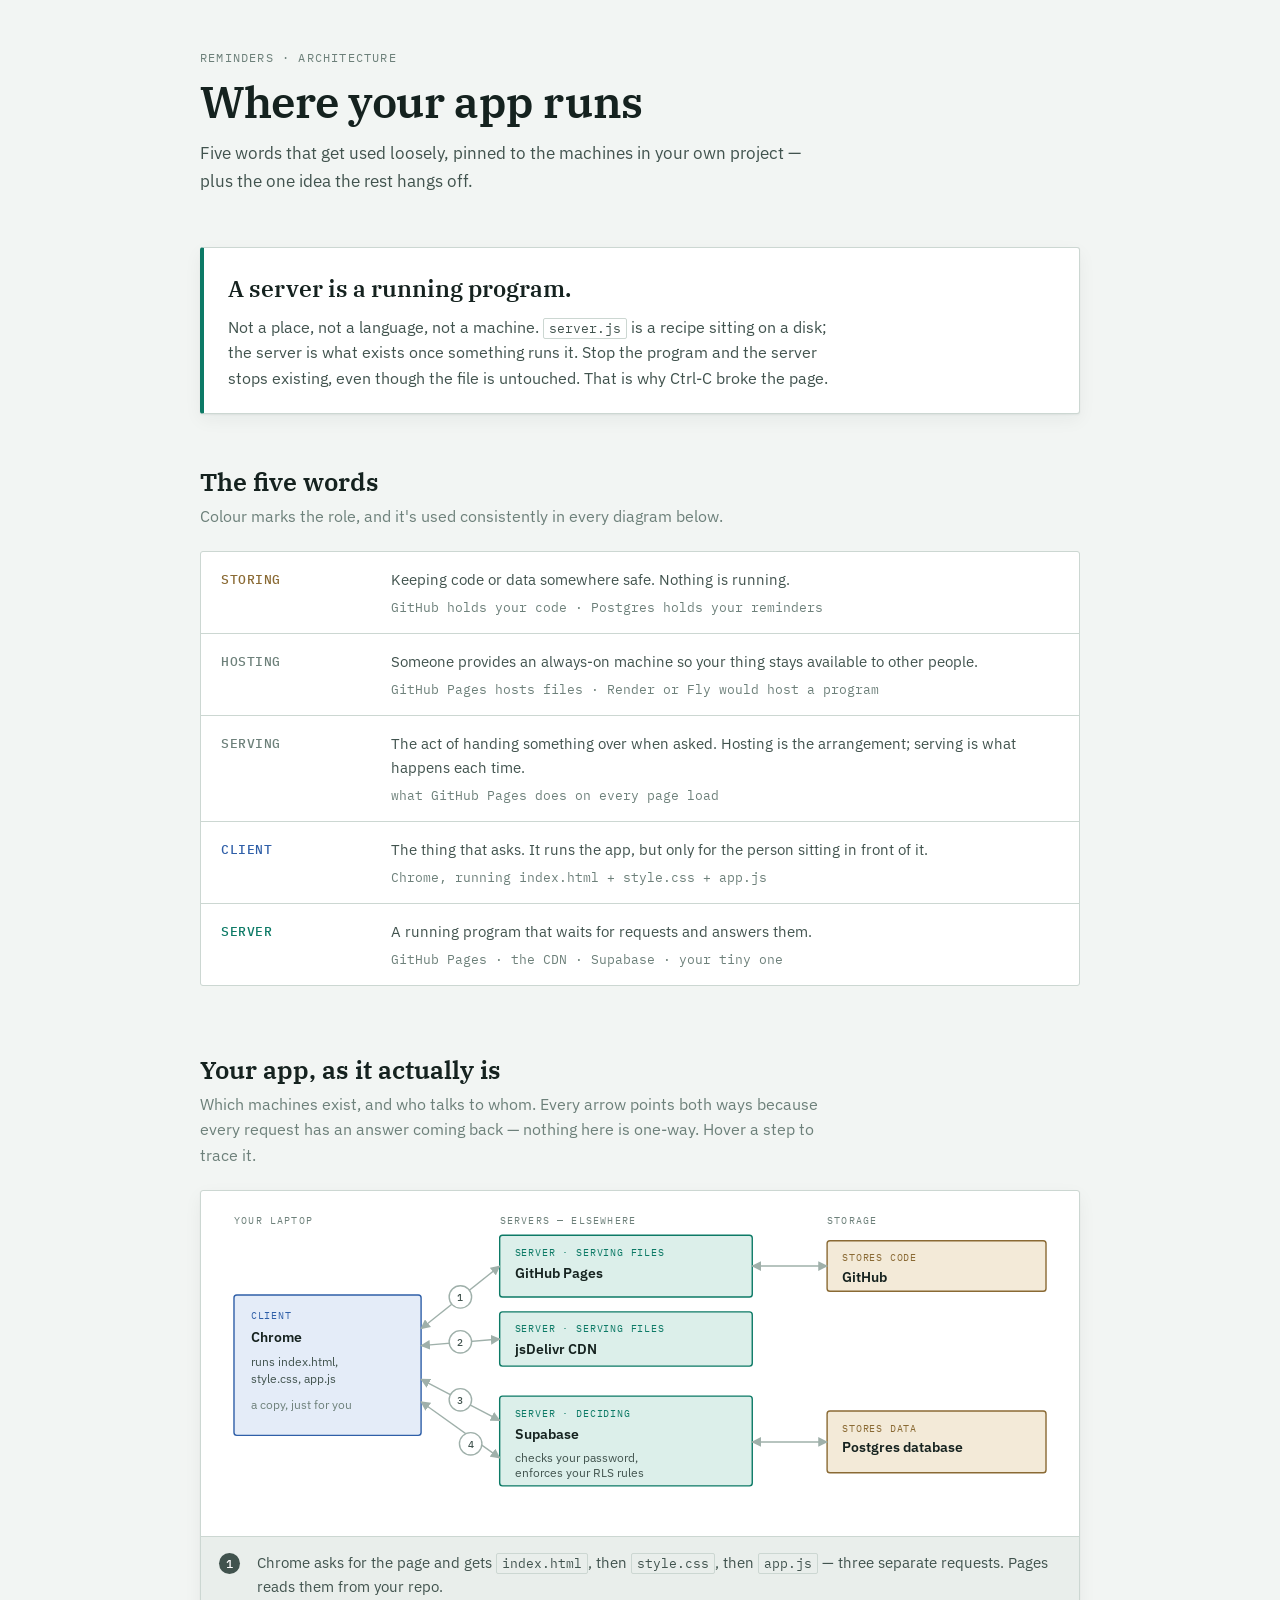
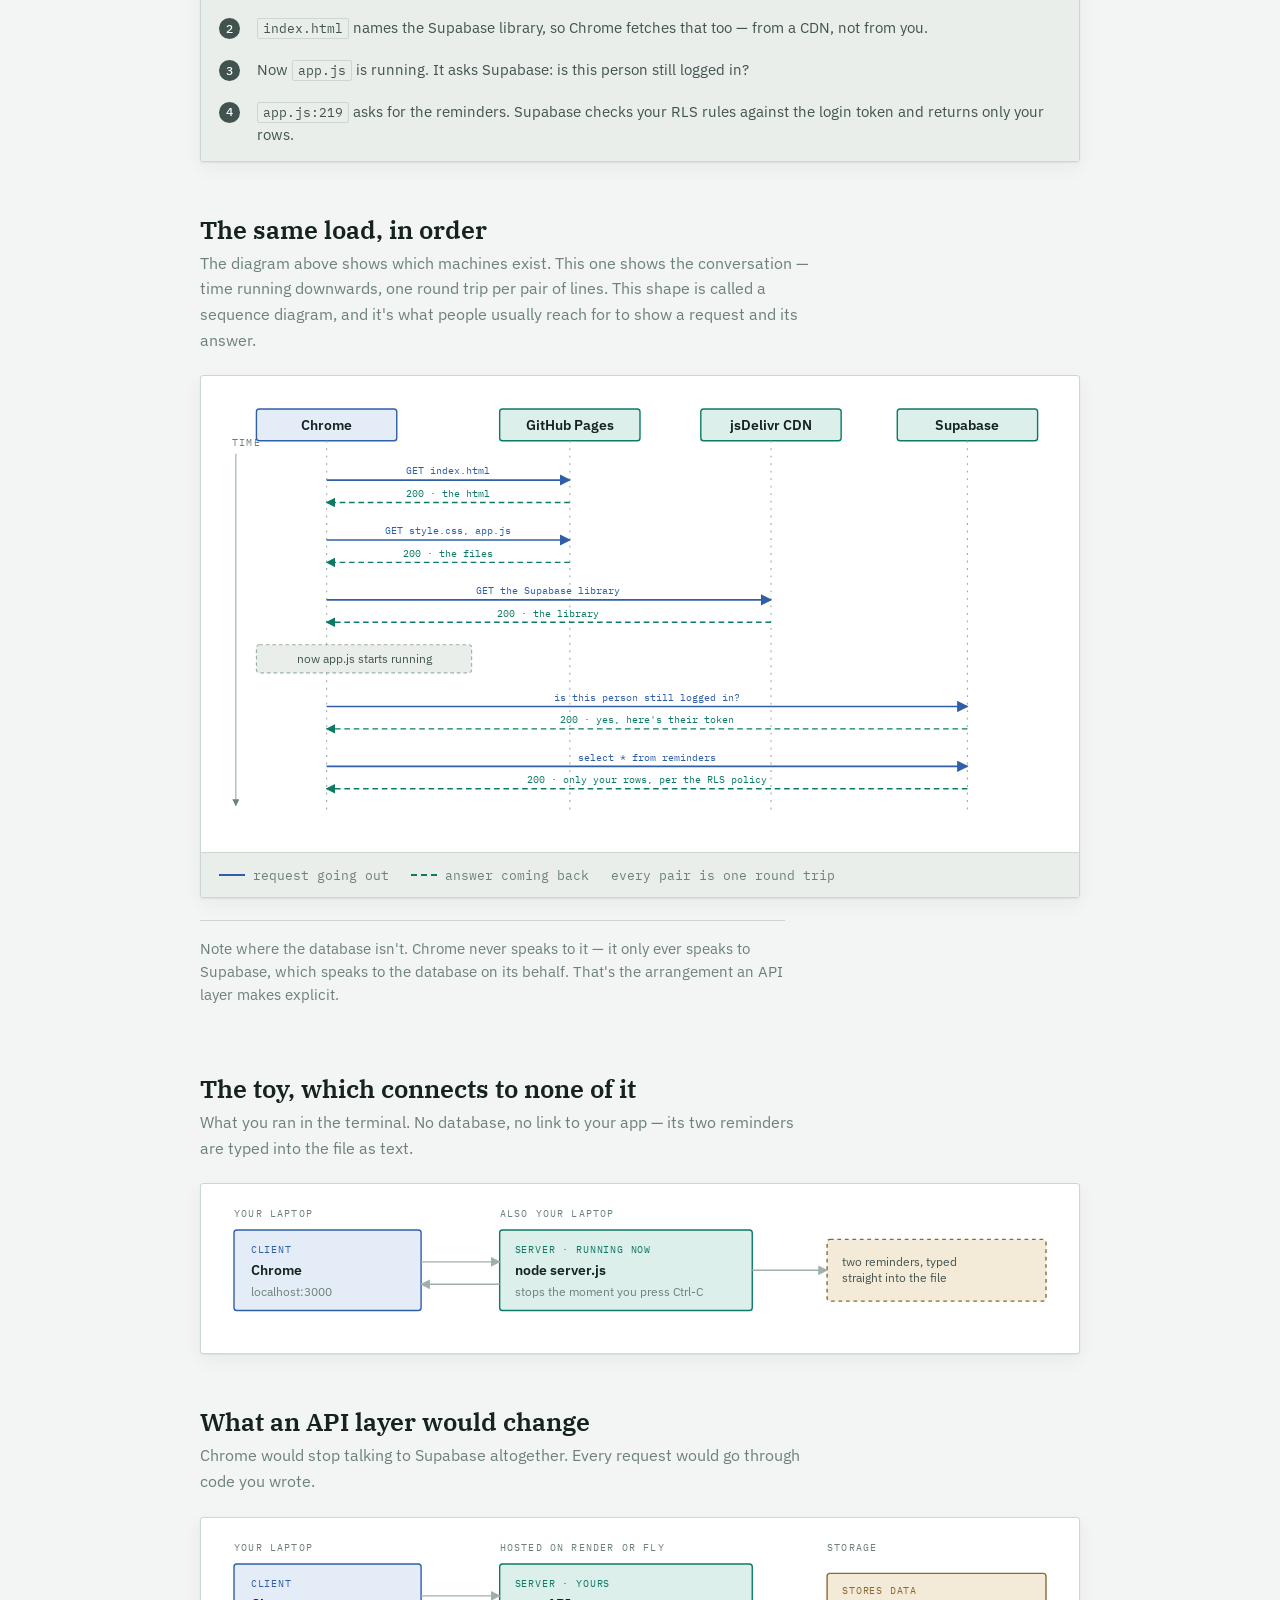
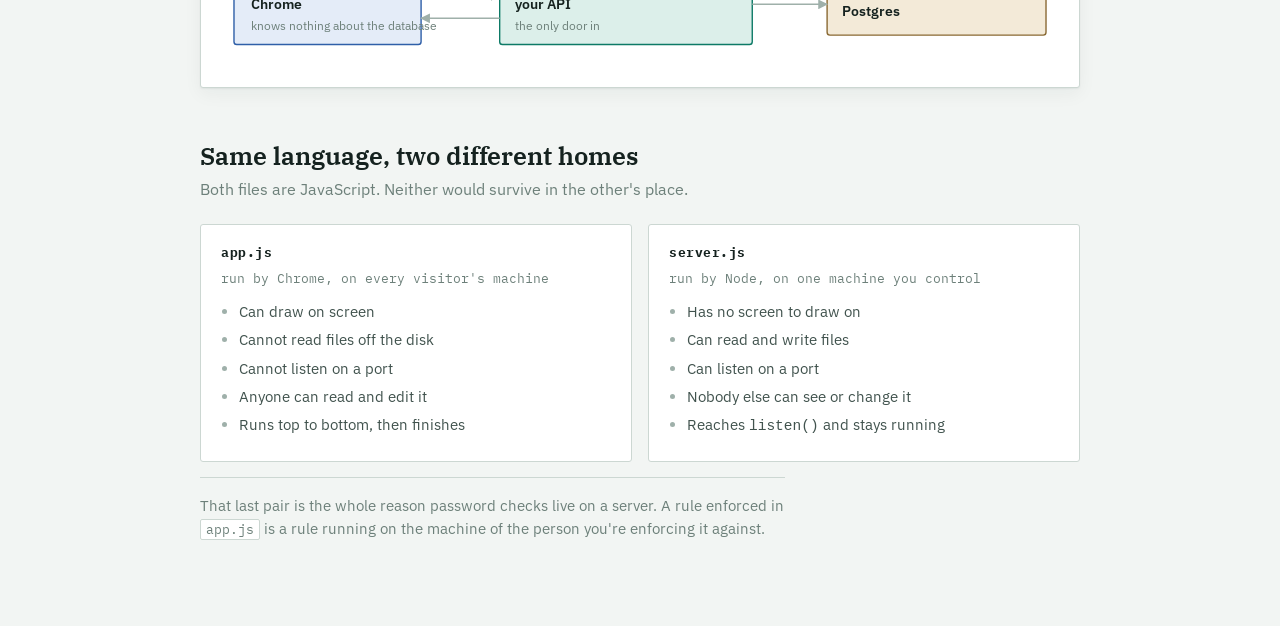
<file: learning/where-your-app-runs.html>
<!doctype html>
<html lang="en">
<head>
<meta charset="utf-8">
<meta name="viewport" content="width=device-width, initial-scale=1, viewport-fit=cover">
<style>
  :root { color-scheme: light dark; }
  body { margin: 0; }
  img { max-width: 100%; }
  [hidden] { display: none !important; }
</style>
<title>Where Your App Runs</title>
<link rel="preconnect" href="https://fonts.googleapis.com">
<link rel="preconnect" href="https://fonts.gstatic.com" crossorigin>
<link rel="stylesheet" href="https://fonts.googleapis.com/css2?family=IBM+Plex+Mono:wght@400;500&family=IBM+Plex+Sans:wght@400;500;600&family=IBM+Plex+Serif:wght@500;600&display=swap">
<style>
  :root {
    --ground: #f2f5f3;
    --surface: #ffffff;
    --surface-2: #e9eeeb;
    --ink: #15221f;
    --ink-2: #41534e;
    --muted: #6d807a;
    --line: #ccd7d2;
    --line-strong: #9fb0aa;

    --client: #2f5fa8;
    --client-soft: #e4ecf8;
    --server: #0d7a66;
    --server-soft: #dcefea;
    --store: #8a6a34;
    --store-soft: #f3ead8;

    --shadow: 0 1px 2px rgba(21, 34, 31, .06), 0 6px 18px rgba(21, 34, 31, .05);

    --sans: "IBM Plex Sans", ui-sans-serif, system-ui, -apple-system, "Segoe UI", sans-serif;
    --serif: "IBM Plex Serif", Georgia, "Times New Roman", serif;
    --mono: "IBM Plex Mono", ui-monospace, "SF Mono", Menlo, Consolas, monospace;
  }

  @media (prefers-color-scheme: dark) {
    :root:not([data-theme="light"]) {
      --ground: #0e1514;
      --surface: #16201e;
      --surface-2: #1d2926;
      --ink: #e6ede9;
      --ink-2: #b4c4be;
      --muted: #869993;
      --line: #2c3a36;
      --line-strong: #4a5c57;

      --client: #7aa6e8;
      --client-soft: #1a2739;
      --server: #4cc0a5;
      --server-soft: #122b26;
      --store: #d2ab6b;
      --store-soft: #2a2317;

      --shadow: 0 1px 2px rgba(0, 0, 0, .4), 0 6px 18px rgba(0, 0, 0, .3);
    }
  }

  :root[data-theme="dark"] {
    --ground: #0e1514;
    --surface: #16201e;
    --surface-2: #1d2926;
    --ink: #e6ede9;
    --ink-2: #b4c4be;
    --muted: #869993;
    --line: #2c3a36;
    --line-strong: #4a5c57;

    --client: #7aa6e8;
    --client-soft: #1a2739;
    --server: #4cc0a5;
    --server-soft: #122b26;
    --store: #d2ab6b;
    --store-soft: #2a2317;

    --shadow: 0 1px 2px rgba(0, 0, 0, .4), 0 6px 18px rgba(0, 0, 0, .3);
  }

  body {
    background: var(--ground);
    color: var(--ink);
    font-family: var(--sans);
    font-size: 16px;
    line-height: 1.6;
    -webkit-font-smoothing: antialiased;
  }

  .wrap {
    max-width: 880px;
    margin: 0 auto;
    padding-inline: 20px;
    padding-block: 48px 72px;
    display: flex;
    flex-direction: column;
    gap: 52px;
  }

  .eyebrow {
    font-family: var(--mono);
    font-size: 12px;
    letter-spacing: .1em;
    text-transform: uppercase;
    color: var(--muted);
    margin: 0 0 10px;
  }

  h1 {
    font-family: var(--serif);
    font-weight: 600;
    font-size: clamp(30px, 6vw, 44px);
    line-height: 1.12;
    letter-spacing: -.01em;
    margin: 0 0 14px;
    text-wrap: balance;
  }

  h2 {
    font-family: var(--serif);
    font-weight: 600;
    font-size: clamp(20px, 3.6vw, 25px);
    line-height: 1.25;
    margin: 0 0 6px;
    text-wrap: balance;
  }

  .lede {
    font-size: 17px;
    color: var(--ink-2);
    max-width: 62ch;
    margin: 0;
  }

  section > p {
    color: var(--ink-2);
    max-width: 65ch;
  }

  .section-head { margin-bottom: 22px; }
  .section-head p { margin: 0; color: var(--muted); max-width: 62ch; }

  /* --- the one idea --- */
  .thesis {
    background: var(--surface);
    border: 1px solid var(--line);
    border-left: 4px solid var(--server);
    border-radius: 3px;
    padding: 22px 24px;
    box-shadow: var(--shadow);
  }
  .thesis p { margin: 0; max-width: 60ch; color: var(--ink-2); }
  .thesis strong {
    display: block;
    font-family: var(--serif);
    font-size: clamp(19px, 3.4vw, 23px);
    font-weight: 600;
    color: var(--ink);
    margin-bottom: 8px;
  }

  /* --- vocabulary --- */
  .terms {
    display: grid;
    gap: 1px;
    background: var(--line);
    border: 1px solid var(--line);
    border-radius: 3px;
    overflow: hidden;
  }
  .term {
    background: var(--surface);
    display: grid;
    grid-template-columns: 150px 1fr;
    gap: 20px;
    padding: 16px 20px;
    align-items: start;
  }
  .term dt {
    font-family: var(--mono);
    font-weight: 500;
    font-size: 13px;
    letter-spacing: .04em;
    text-transform: uppercase;
    padding-top: 2px;
  }
  .term dd { margin: 0; color: var(--ink-2); font-size: 15px; }
  .term dd .yours {
    display: block;
    margin-top: 5px;
    font-family: var(--mono);
    font-size: 12.5px;
    color: var(--muted);
  }
  .role-client dt { color: var(--client); }
  .role-server dt { color: var(--server); }
  .role-store  dt { color: var(--store); }
  .role-none   dt { color: var(--muted); }

  @media (max-width: 560px) {
    .term { grid-template-columns: 1fr; gap: 6px; }
  }

  /* --- diagrams --- */
  .figure {
    background: var(--surface);
    border: 1px solid var(--line);
    border-radius: 3px;
    box-shadow: var(--shadow);
    overflow: hidden;
  }
  .figure-scroll { overflow-x: auto; padding: 18px; }
  .figure svg { display: block; min-width: 560px; max-width: 100%; height: auto; }

  .legend {
    border-top: 1px solid var(--line);
    background: var(--surface-2);
    margin: 0;
    padding: 6px;
    list-style: none;
    display: grid;
    gap: 2px;
  }
  .legend li {
    display: grid;
    grid-template-columns: 26px 1fr;
    gap: 12px;
    align-items: baseline;
    padding: 8px 12px;
    border-radius: 2px;
    font-size: 14.5px;
    color: var(--ink-2);
    cursor: default;
    transition: background .12s ease;
  }
  .legend li:hover, .legend li:focus-visible {
    background: var(--surface);
    outline: none;
  }
  .legend li:focus-visible { box-shadow: inset 0 0 0 2px var(--client); }
  .legend .n {
    font-family: var(--mono);
    font-size: 12px;
    font-weight: 500;
    color: var(--surface);
    background: var(--ink-2);
    border-radius: 50%;
    width: 21px;
    height: 21px;
    display: grid;
    place-items: center;
    align-self: start;
    position: relative;
    top: 2px;
  }
  .legend code {
    font-family: var(--mono);
    font-size: 13px;
    background: var(--surface-2);
    border: 1px solid var(--line);
    border-radius: 2px;
    padding: 1px 5px;
  }
  .legend li:hover code { background: var(--ground); }

  /* svg pieces */
  .box-label { font-family: var(--mono); font-size: 11px; letter-spacing: .08em; }
  .box-name  { font-family: var(--sans); font-size: 15px; font-weight: 600; }
  .box-note  { font-family: var(--sans); font-size: 12.5px; }
  .col-label { font-family: var(--mono); font-size: 10.5px; letter-spacing: .12em; }
  .flow { stroke: var(--line-strong); stroke-width: 1.5; fill: none; transition: stroke .15s ease, stroke-width .15s ease; }
  .flow.lit { stroke: var(--client); stroke-width: 2.75; }
  .badge-c { fill: var(--surface); stroke: var(--line-strong); stroke-width: 1.5; transition: stroke .15s ease, fill .15s ease; }
  .lit .badge-c, .badge-g.lit .badge-c { stroke: var(--client); }
  .badge-t { font-family: var(--mono); font-size: 11px; font-weight: 500; fill: var(--ink-2); }
  .badge-g.lit .badge-t { fill: var(--client); }

  /* --- runs-where table --- */
  .split {
    display: grid;
    grid-template-columns: 1fr 1fr;
    gap: 16px;
  }
  @media (max-width: 620px) { .split { grid-template-columns: 1fr; } }
  .panel {
    background: var(--surface);
    border: 1px solid var(--line);
    border-radius: 3px;
    padding: 18px 20px;
  }
  .panel h3 {
    font-family: var(--mono);
    font-size: 13px;
    letter-spacing: .04em;
    margin: 0 0 4px;
    color: var(--ink);
  }
  .panel .who { font-size: 12.5px; color: var(--muted); margin: 0 0 12px; font-family: var(--mono); }
  .panel ul { margin: 0; padding-left: 18px; color: var(--ink-2); font-size: 14.5px; }
  .panel li { margin-bottom: 5px; }
  .panel li::marker { color: var(--line-strong); }

  .note {
    font-size: 14.5px;
    color: var(--muted);
    border-top: 1px solid var(--line);
    padding-top: 16px;
    max-width: 65ch;
  }
  .note code, p code {
    font-family: var(--mono);
    font-size: 13px;
    background: var(--surface);
    border: 1px solid var(--line);
    border-radius: 2px;
    padding: 1px 5px;
  }

  /* sequence diagram */
  .lifeline { stroke: var(--line-strong); stroke-width: 1.25; stroke-dasharray: 2 6; }
  .seq-req { stroke: var(--client); stroke-width: 1.75; fill: none; }
  .seq-res { stroke: var(--server); stroke-width: 1.5; fill: none; stroke-dasharray: 6 4; }
  .seq-label {
    font-family: var(--mono);
    font-size: 11px;
    paint-order: stroke;
    stroke: var(--surface);
    stroke-width: 4px;
    stroke-linejoin: round;
  }
  .seq-key {
    display: flex;
    flex-wrap: wrap;
    gap: 8px 22px;
    border-top: 1px solid var(--line);
    background: var(--surface-2);
    margin: 0;
    padding: 12px 18px;
    font-family: var(--mono);
    font-size: 12.5px;
    color: var(--muted);
  }
  .seq-key span { display: inline-flex; align-items: center; gap: 8px; }
  .seq-key i { width: 26px; height: 0; border-top-width: 2px; display: inline-block; }
  .seq-key .k-req { border-top-style: solid; border-top-color: var(--client); }
  .seq-key .k-res { border-top-style: dashed; border-top-color: var(--server); }

  @media (prefers-reduced-motion: reduce) {
    * { transition: none !important; }
  }
</style>

</head>
<body>

<div class="wrap">

  <header>
    <p class="eyebrow">reminders · architecture</p>
    <h1>Where your app runs</h1>
    <p class="lede">Five words that get used loosely, pinned to the machines in your own project — plus the one idea the rest hangs off.</p>
  </header>

  <div class="thesis">
    <p>
      <strong>A server is a running program.</strong>
      Not a place, not a language, not a machine. <code>server.js</code> is a recipe sitting on a disk; the server is what
      exists once something runs it. Stop the program and the server stops existing, even though the file is untouched.
      That is why Ctrl-C broke the page.
    </p>
  </div>

  <section>
    <div class="section-head">
      <h2>The five words</h2>
      <p>Colour marks the role, and it's used consistently in every diagram below.</p>
    </div>
    <dl class="terms">
      <div class="term role-store">
        <dt>Storing</dt>
        <dd>Keeping code or data somewhere safe. Nothing is running.
          <span class="yours">GitHub holds your code · Postgres holds your reminders</span></dd>
      </div>
      <div class="term role-none">
        <dt>Hosting</dt>
        <dd>Someone provides an always-on machine so your thing stays available to other people.
          <span class="yours">GitHub Pages hosts files · Render or Fly would host a program</span></dd>
      </div>
      <div class="term role-none">
        <dt>Serving</dt>
        <dd>The act of handing something over when asked. Hosting is the arrangement; serving is what happens each time.
          <span class="yours">what GitHub Pages does on every page load</span></dd>
      </div>
      <div class="term role-client">
        <dt>Client</dt>
        <dd>The thing that asks. It runs the app, but only for the person sitting in front of it.
          <span class="yours">Chrome, running index.html + style.css + app.js</span></dd>
      </div>
      <div class="term role-server">
        <dt>Server</dt>
        <dd>A running program that waits for requests and answers them.
          <span class="yours">GitHub Pages · the CDN · Supabase · your tiny one</span></dd>
      </div>
    </dl>
  </section>

  <section>
    <div class="section-head">
      <h2>Your app, as it actually is</h2>
      <p>Which machines exist, and who talks to whom. Every arrow points both ways because every
        request has an answer coming back — nothing here is one-way. Hover a step to trace it.</p>
    </div>

    <figure class="figure" style="margin:0">
      <div class="figure-scroll">
        <svg viewBox="0 0 900 330" role="img" aria-label="Chrome on your laptop sends requests to GitHub Pages, a CDN and Supabase; GitHub Pages reads from GitHub storage and Supabase reads from its database.">
          <defs>
            <marker id="ah" viewBox="0 0 10 10" refX="9" refY="5" markerWidth="7" markerHeight="7" orient="auto-start-reverse">
              <path d="M 0 0 L 10 5 L 0 10 z" fill="var(--line-strong)"></path>
            </marker>
            <marker id="ah-lit" viewBox="0 0 10 10" refX="9" refY="5" markerWidth="7" markerHeight="7" orient="auto-start-reverse">
              <path d="M 0 0 L 10 5 L 0 10 z" fill="var(--client)"></path>
            </marker>
          </defs>

          <text class="col-label" x="16" y="16" fill="var(--muted)">YOUR LAPTOP</text>
          <text class="col-label" x="300" y="16" fill="var(--muted)">SERVERS — ELSEWHERE</text>
          <text class="col-label" x="650" y="16" fill="var(--muted)">STORAGE</text>

          <!-- client -->
          <rect x="16" y="92" width="200" height="150" rx="3" fill="var(--client-soft)" stroke="var(--client)" stroke-width="1.5"></rect>
          <text class="box-label" x="34" y="118" fill="var(--client)">CLIENT</text>
          <text class="box-name"  x="34" y="142" fill="var(--ink)">Chrome</text>
          <text class="box-note"  x="34" y="168" fill="var(--ink-2)">runs index.html,</text>
          <text class="box-note"  x="34" y="186" fill="var(--ink-2)">style.css, app.js</text>
          <text class="box-note"  x="34" y="214" fill="var(--muted)">a copy, just for you</text>

          <!-- servers -->
          <rect x="300" y="28" width="270" height="66" rx="3" fill="var(--server-soft)" stroke="var(--server)" stroke-width="1.5"></rect>
          <text class="box-label" x="316" y="50" fill="var(--server)">SERVER · SERVING FILES</text>
          <text class="box-name"  x="316" y="74" fill="var(--ink)">GitHub Pages</text>

          <rect x="300" y="110" width="270" height="58" rx="3" fill="var(--server-soft)" stroke="var(--server)" stroke-width="1.5"></rect>
          <text class="box-label" x="316" y="132" fill="var(--server)">SERVER · SERVING FILES</text>
          <text class="box-name"  x="316" y="155" fill="var(--ink)">jsDelivr CDN</text>

          <rect x="300" y="200" width="270" height="96" rx="3" fill="var(--server-soft)" stroke="var(--server)" stroke-width="1.5"></rect>
          <text class="box-label" x="316" y="222" fill="var(--server)">SERVER · DECIDING</text>
          <text class="box-name"  x="316" y="246" fill="var(--ink)">Supabase</text>
          <text class="box-note"  x="316" y="270" fill="var(--ink-2)">checks your password,</text>
          <text class="box-note"  x="316" y="286" fill="var(--ink-2)">enforces your RLS rules</text>

          <!-- storage -->
          <rect x="650" y="34" width="234" height="54" rx="3" fill="var(--store-soft)" stroke="var(--store)" stroke-width="1.5"></rect>
          <text class="box-label" x="666" y="56" fill="var(--store)">STORES CODE</text>
          <text class="box-name"  x="666" y="78" fill="var(--ink)">GitHub</text>

          <rect x="650" y="216" width="234" height="66" rx="3" fill="var(--store-soft)" stroke="var(--store)" stroke-width="1.5"></rect>
          <text class="box-label" x="666" y="238" fill="var(--store)">STORES DATA</text>
          <text class="box-name"  x="666" y="260" fill="var(--ink)">Postgres database</text>

          <!-- server to storage -->
          <path class="flow" d="M570,61 H650" marker-end="url(#ah)" marker-start="url(#ah)"></path>
          <path class="flow" d="M570,249 H650" marker-end="url(#ah)" marker-start="url(#ah)"></path>

          <!-- request flows -->
          <g class="badge-g" data-step="1">
            <path class="flow" id="f1" d="M216,128 L300,61" marker-end="url(#ah)" marker-start="url(#ah)"></path>
            <circle class="badge-c" cx="258" cy="94" r="12"></circle>
            <text class="badge-t" x="258" y="98" text-anchor="middle">1</text>
          </g>
          <g class="badge-g" data-step="2">
            <path class="flow" id="f2" d="M216,146 L300,139" marker-end="url(#ah)" marker-start="url(#ah)"></path>
            <circle class="badge-c" cx="258" cy="142" r="12"></circle>
            <text class="badge-t" x="258" y="146" text-anchor="middle">2</text>
          </g>
          <g class="badge-g" data-step="3">
            <path class="flow" id="f3" d="M216,182 L300,226" marker-end="url(#ah)" marker-start="url(#ah)"></path>
            <circle class="badge-c" cx="258" cy="204" r="12"></circle>
            <text class="badge-t" x="258" y="208" text-anchor="middle">3</text>
          </g>
          <g class="badge-g" data-step="4">
            <path class="flow" id="f4" d="M216,206 L300,266" marker-end="url(#ah)" marker-start="url(#ah)"></path>
            <circle class="badge-c" cx="269" cy="251" r="12"></circle>
            <text class="badge-t" x="269" y="255" text-anchor="middle">4</text>
          </g>
        </svg>
      </div>
      <ul class="legend" id="legend">
        <li tabindex="0" data-step="1"><span class="n">1</span><span>Chrome asks for the page and gets <code>index.html</code>, then <code>style.css</code>, then <code>app.js</code> — three separate requests. Pages reads them from your repo.</span></li>
        <li tabindex="0" data-step="2"><span class="n">2</span><span><code>index.html</code> names the Supabase library, so Chrome fetches that too — from a CDN, not from you.</span></li>
        <li tabindex="0" data-step="3"><span class="n">3</span><span>Now <code>app.js</code> is running. It asks Supabase: is this person still logged in?</span></li>
        <li tabindex="0" data-step="4"><span class="n">4</span><span><code>app.js:219</code> asks for the reminders. Supabase checks your RLS rules against the login token and returns only your rows.</span></li>
      </ul>
    </figure>
  </section>

  <section>
    <div class="section-head">
      <h2>The same load, in order</h2>
      <p>The diagram above shows which machines exist. This one shows the conversation — time running
        downwards, one round trip per pair of lines. This shape is called a sequence diagram, and it's
        what people usually reach for to show a request and its answer.</p>
    </div>

    <figure class="figure" style="margin:0">
      <div class="figure-scroll">
        <svg viewBox="0 0 900 470" role="img" aria-label="A sequence diagram: Chrome requests index.html, style.css and app.js from GitHub Pages, the Supabase library from jsDelivr, then a session check and the reminders from Supabase, each with a response returning.">
          <defs>
            <marker id="ah-req" viewBox="0 0 10 10" refX="9" refY="5" markerWidth="7" markerHeight="7" orient="auto">
              <path d="M 0 0 L 10 5 L 0 10 z" fill="var(--client)"></path>
            </marker>
            <marker id="ah-res" viewBox="0 0 10 10" refX="9" refY="5" markerWidth="7" markerHeight="7" orient="auto">
              <path d="M 0 0 L 10 5 L 0 10 z" fill="var(--server)"></path>
            </marker>
            <marker id="ah-time" viewBox="0 0 10 10" refX="9" refY="5" markerWidth="6" markerHeight="6" orient="auto">
              <path d="M 0 0 L 10 5 L 0 10 z" fill="var(--muted)"></path>
            </marker>
          </defs>

          <!-- time axis -->
          <path d="M18,64 V440" stroke="var(--line-strong)" stroke-width="1.25" fill="none" marker-end="url(#ah-time)"></path>
          <text class="col-label" x="14" y="56" fill="var(--muted)">TIME</text>

          <!-- lifelines -->
          <rect x="40" y="16" width="150" height="34" rx="3" fill="var(--client-soft)" stroke="var(--client)" stroke-width="1.5"></rect>
          <text class="box-name" x="115" y="38" fill="var(--ink)" text-anchor="middle" font-size="13">Chrome</text>
          <path class="lifeline" d="M115,50 V444"></path>

          <rect x="300" y="16" width="150" height="34" rx="3" fill="var(--server-soft)" stroke="var(--server)" stroke-width="1.5"></rect>
          <text class="box-name" x="375" y="38" fill="var(--ink)" text-anchor="middle" font-size="13">GitHub Pages</text>
          <path class="lifeline" d="M375,50 V444"></path>

          <rect x="515" y="16" width="150" height="34" rx="3" fill="var(--server-soft)" stroke="var(--server)" stroke-width="1.5"></rect>
          <text class="box-name" x="590" y="38" fill="var(--ink)" text-anchor="middle" font-size="13">jsDelivr CDN</text>
          <path class="lifeline" d="M590,50 V444"></path>

          <rect x="725" y="16" width="150" height="34" rx="3" fill="var(--server-soft)" stroke="var(--server)" stroke-width="1.5"></rect>
          <text class="box-name" x="800" y="38" fill="var(--ink)" text-anchor="middle" font-size="13">Supabase</text>
          <path class="lifeline" d="M800,50 V444"></path>

          <!-- 1 -->
          <text class="seq-label" x="245" y="86"  fill="var(--client)" text-anchor="middle">GET index.html</text>
          <path class="seq-req" d="M115,92 H375" marker-end="url(#ah-req)"></path>
          <text class="seq-label" x="245" y="110" fill="var(--server)" text-anchor="middle">200 · the html</text>
          <path class="seq-res" d="M375,116 H115" marker-end="url(#ah-res)"></path>

          <!-- 2 -->
          <text class="seq-label" x="245" y="150" fill="var(--client)" text-anchor="middle">GET style.css, app.js</text>
          <path class="seq-req" d="M115,156 H375" marker-end="url(#ah-req)"></path>
          <text class="seq-label" x="245" y="174" fill="var(--server)" text-anchor="middle">200 · the files</text>
          <path class="seq-res" d="M375,180 H115" marker-end="url(#ah-res)"></path>

          <!-- 3 -->
          <text class="seq-label" x="352" y="214" fill="var(--client)" text-anchor="middle">GET the Supabase library</text>
          <path class="seq-req" d="M115,220 H590" marker-end="url(#ah-req)"></path>
          <text class="seq-label" x="352" y="238" fill="var(--server)" text-anchor="middle">200 · the library</text>
          <path class="seq-res" d="M590,244 H115" marker-end="url(#ah-res)"></path>

          <!-- note -->
          <rect x="40" y="268" width="230" height="30" rx="3" fill="var(--surface-2)" stroke="var(--line-strong)" stroke-width="1.25" stroke-dasharray="4 3"></rect>
          <text class="box-note" x="155" y="288" fill="var(--ink-2)" text-anchor="middle">now app.js starts running</text>

          <!-- 4 -->
          <text class="seq-label" x="457" y="328" fill="var(--client)" text-anchor="middle">is this person still logged in?</text>
          <path class="seq-req" d="M115,334 H800" marker-end="url(#ah-req)"></path>
          <text class="seq-label" x="457" y="352" fill="var(--server)" text-anchor="middle">200 · yes, here's their token</text>
          <path class="seq-res" d="M800,358 H115" marker-end="url(#ah-res)"></path>

          <!-- 5 -->
          <text class="seq-label" x="457" y="392" fill="var(--client)" text-anchor="middle">select * from reminders</text>
          <path class="seq-req" d="M115,398 H800" marker-end="url(#ah-req)"></path>
          <text class="seq-label" x="457" y="416" fill="var(--server)" text-anchor="middle">200 · only your rows, per the RLS policy</text>
          <path class="seq-res" d="M800,422 H115" marker-end="url(#ah-res)"></path>
        </svg>
      </div>
      <p class="seq-key">
        <span><i class="k-req"></i> request going out</span>
        <span><i class="k-res"></i> answer coming back</span>
        <span>every pair is one round trip</span>
      </p>
    </figure>

    <p class="note" style="margin-top:22px">
      Note where the database isn't. Chrome never speaks to it — it only ever speaks to Supabase, which
      speaks to the database on its behalf. That's the arrangement an API layer makes explicit.
    </p>
  </section>

  <section>
    <div class="section-head">
      <h2>The toy, which connects to none of it</h2>
      <p>What you ran in the terminal. No database, no link to your app — its two reminders are typed into the file as text.</p>
    </div>
    <figure class="figure" style="margin:0">
      <div class="figure-scroll">
        <svg viewBox="0 0 900 142" role="img" aria-label="Chrome talks to server.js running on your own Chromebook, which returns two hard-coded reminders.">
          <text class="col-label" x="16" y="16" fill="var(--muted)">YOUR LAPTOP</text>
          <text class="col-label" x="300" y="16" fill="var(--muted)">ALSO YOUR LAPTOP</text>

          <rect x="16" y="30" width="200" height="86" rx="3" fill="var(--client-soft)" stroke="var(--client)" stroke-width="1.5"></rect>
          <text class="box-label" x="34" y="54" fill="var(--client)">CLIENT</text>
          <text class="box-name"  x="34" y="78" fill="var(--ink)">Chrome</text>
          <text class="box-note"  x="34" y="100" fill="var(--muted)">localhost:3000</text>

          <rect x="300" y="30" width="270" height="86" rx="3" fill="var(--server-soft)" stroke="var(--server)" stroke-width="1.5"></rect>
          <text class="box-label" x="316" y="54" fill="var(--server)">SERVER · RUNNING NOW</text>
          <text class="box-name"  x="316" y="78" fill="var(--ink)">node server.js</text>
          <text class="box-note"  x="316" y="100" fill="var(--muted)">stops the moment you press Ctrl-C</text>

          <rect x="650" y="40" width="234" height="66" rx="3" fill="var(--store-soft)" stroke="var(--store)" stroke-width="1.5" stroke-dasharray="4 4"></rect>
          <text class="box-note" x="666" y="68" fill="var(--ink-2)">two reminders, typed</text>
          <text class="box-note" x="666" y="86" fill="var(--ink-2)">straight into the file</text>

          <path class="flow" d="M216,64 H300" marker-end="url(#ah)"></path>
          <path class="flow" d="M300,88 H216" marker-end="url(#ah)"></path>
          <path class="flow" d="M570,73 H650" marker-end="url(#ah)"></path>
        </svg>
      </div>
    </figure>
  </section>

  <section>
    <div class="section-head">
      <h2>What an API layer would change</h2>
      <p>Chrome would stop talking to Supabase altogether. Every request would go through code you wrote.</p>
    </div>
    <figure class="figure" style="margin:0">
      <div class="figure-scroll">
        <svg viewBox="0 0 900 142" role="img" aria-label="Chrome talks to your own server, hosted on Render, which talks to the database.">
          <text class="col-label" x="16" y="16" fill="var(--muted)">YOUR LAPTOP</text>
          <text class="col-label" x="300" y="16" fill="var(--muted)">HOSTED ON RENDER OR FLY</text>
          <text class="col-label" x="650" y="16" fill="var(--muted)">STORAGE</text>

          <rect x="16" y="30" width="200" height="86" rx="3" fill="var(--client-soft)" stroke="var(--client)" stroke-width="1.5"></rect>
          <text class="box-label" x="34" y="54" fill="var(--client)">CLIENT</text>
          <text class="box-name"  x="34" y="78" fill="var(--ink)">Chrome</text>
          <text class="box-note"  x="34" y="100" fill="var(--muted)">knows nothing about the database</text>

          <rect x="300" y="30" width="270" height="86" rx="3" fill="var(--server-soft)" stroke="var(--server)" stroke-width="1.5"></rect>
          <text class="box-label" x="316" y="54" fill="var(--server)">SERVER · YOURS</text>
          <text class="box-name"  x="316" y="78" fill="var(--ink)">your API</text>
          <text class="box-note"  x="316" y="100" fill="var(--muted)">the only door in</text>

          <rect x="650" y="40" width="234" height="66" rx="3" fill="var(--store-soft)" stroke="var(--store)" stroke-width="1.5"></rect>
          <text class="box-label" x="666" y="62" fill="var(--store)">STORES DATA</text>
          <text class="box-name"  x="666" y="86" fill="var(--ink)">Postgres</text>

          <path class="flow" d="M216,64 H300" marker-end="url(#ah)"></path>
          <path class="flow" d="M300,88 H216" marker-end="url(#ah)"></path>
          <path class="flow" d="M570,73 H650" marker-end="url(#ah)"></path>
        </svg>
      </div>
    </figure>
  </section>

  <section>
    <div class="section-head">
      <h2>Same language, two different homes</h2>
      <p>Both files are JavaScript. Neither would survive in the other's place.</p>
    </div>
    <div class="split">
      <div class="panel">
        <h3>app.js</h3>
        <p class="who">run by Chrome, on every visitor's machine</p>
        <ul>
          <li>Can draw on screen</li>
          <li>Cannot read files off the disk</li>
          <li>Cannot listen on a port</li>
          <li>Anyone can read and edit it</li>
          <li>Runs top to bottom, then finishes</li>
        </ul>
      </div>
      <div class="panel">
        <h3>server.js</h3>
        <p class="who">run by Node, on one machine you control</p>
        <ul>
          <li>Has no screen to draw on</li>
          <li>Can read and write files</li>
          <li>Can listen on a port</li>
          <li>Nobody else can see or change it</li>
          <li>Reaches <code>listen()</code> and stays running</li>
        </ul>
      </div>
    </div>
    <p class="note">
      That last pair is the whole reason password checks live on a server. A rule enforced in <code>app.js</code> is a
      rule running on the machine of the person you're enforcing it against.
    </p>
  </section>

</div>

<script>
  (function () {
    var legend = document.getElementById('legend');
    if (!legend) return;

    function paint(step, on) {
      var group = document.querySelector('.badge-g[data-step="' + step + '"]');
      if (!group) return;
      group.classList.toggle('lit', on);
      var path = group.querySelector('.flow');
      if (path) {
        path.classList.toggle('lit', on);
        path.setAttribute('marker-end', on ? 'url(#ah-lit)' : 'url(#ah)');
        path.setAttribute('marker-start', on ? 'url(#ah-lit)' : 'url(#ah)');
      }
    }

    legend.querySelectorAll('li[data-step]').forEach(function (row) {
      var step = row.getAttribute('data-step');
      ['mouseenter', 'focus'].forEach(function (e) {
        row.addEventListener(e, function () { paint(step, true); });
      });
      ['mouseleave', 'blur'].forEach(function (e) {
        row.addEventListener(e, function () { paint(step, false); });
      });
    });
  })();
</script>
</body>
</html>
</file>
